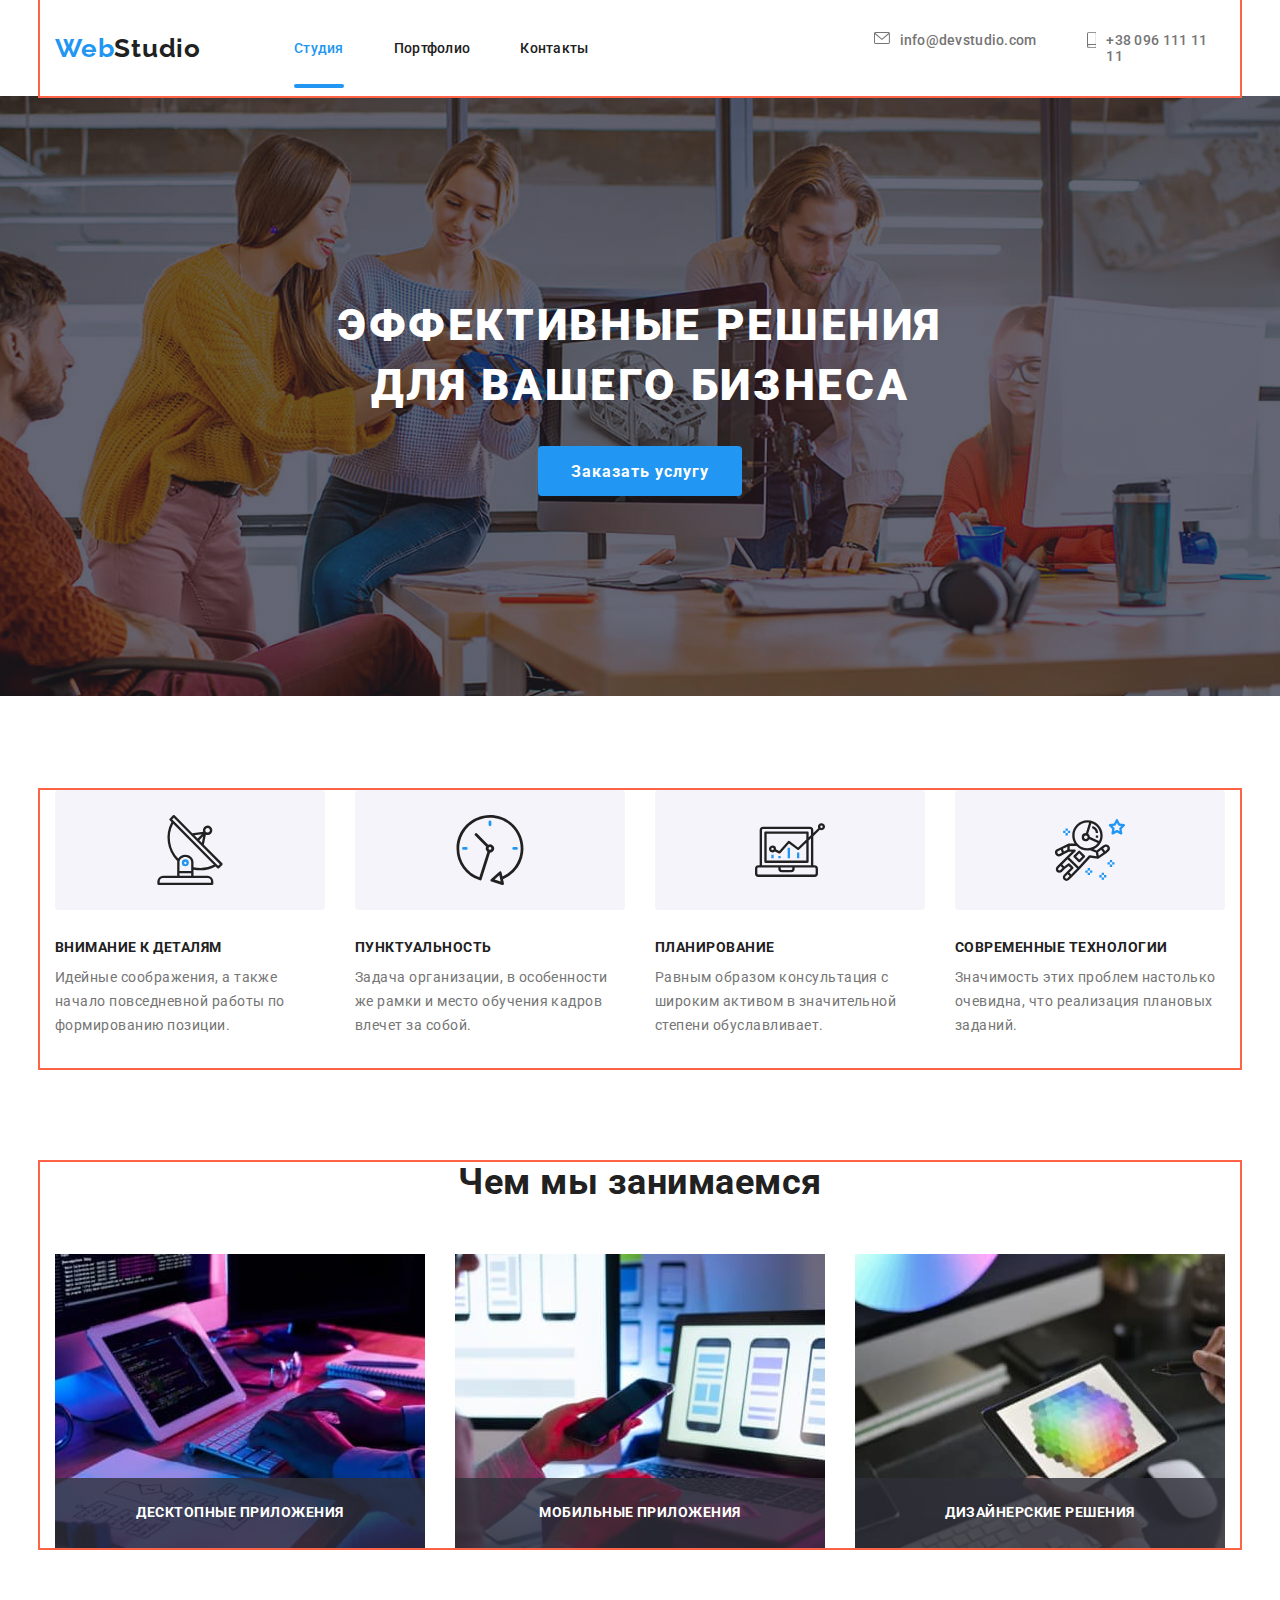
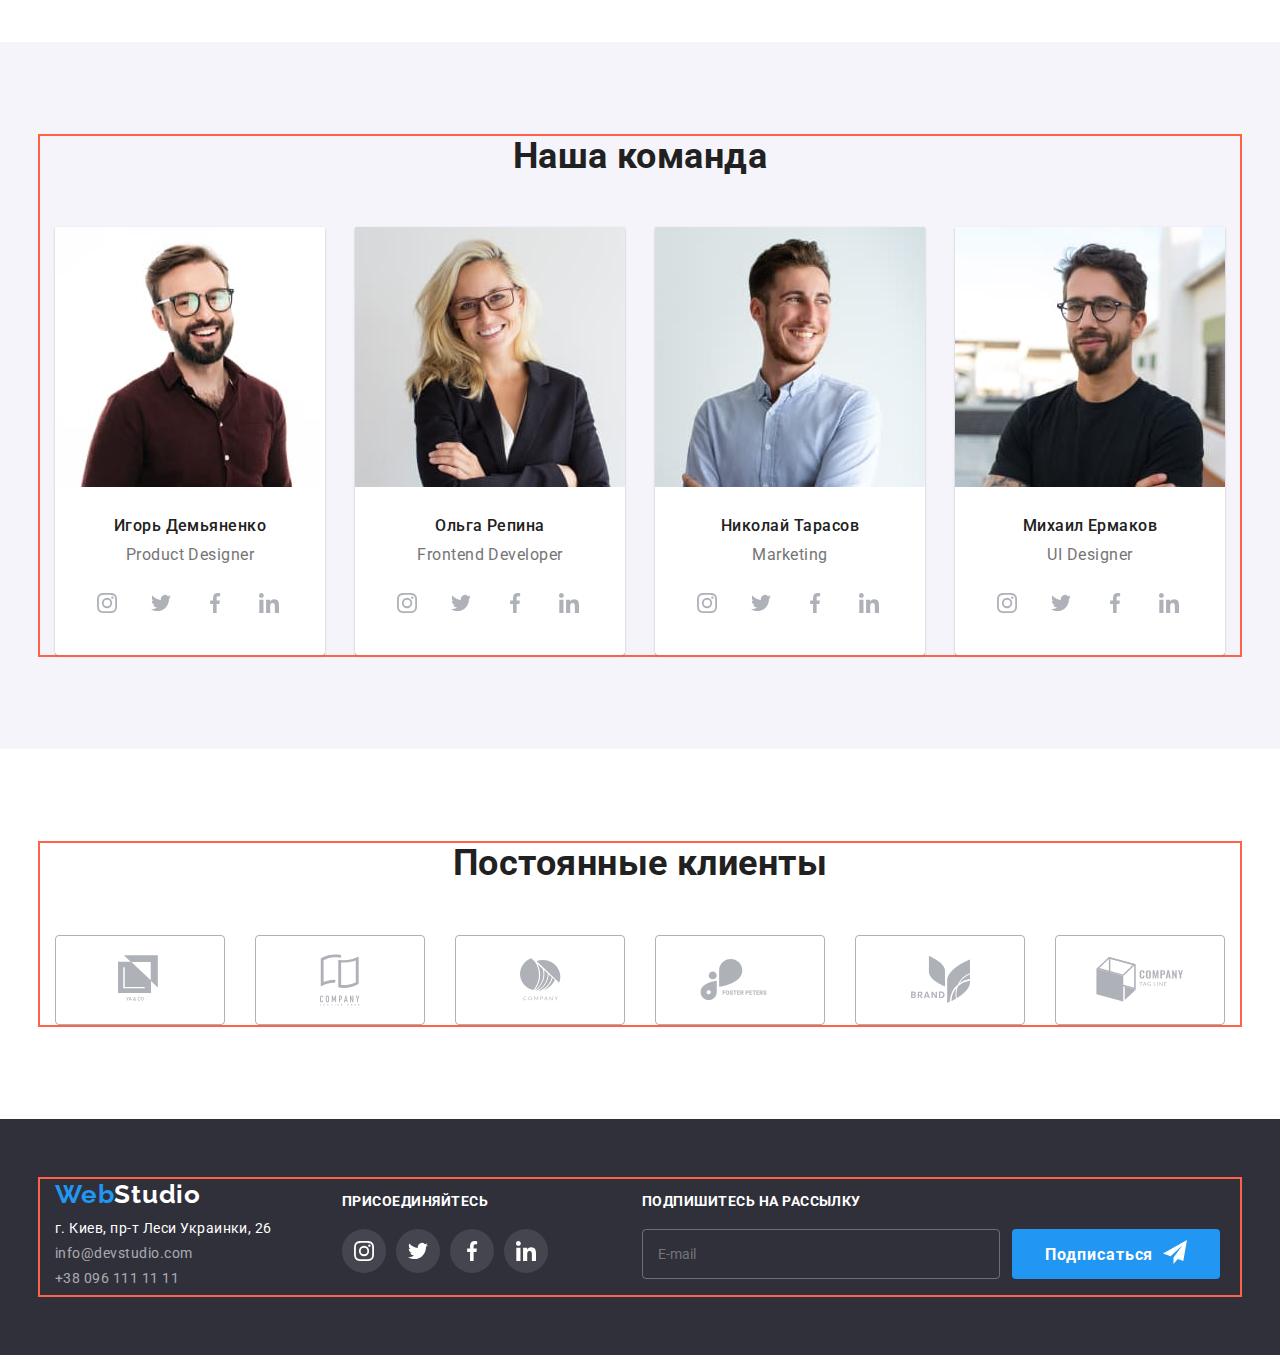
<file: index.html>
<!DOCTYPE html>
<html lang="ru">

<head>
  <meta charset="UTF-8" />
  <meta name="viewport" content="width=device-width, initial-scale=1.0" />
  <title>Студия</title>
  <link href="https://fonts.googleapis.com/css2?family=Raleway:wght@700&family=Roboto:wght@400;500;700;900&display=swap"
    rel="stylesheet" />
  <link rel="stylesheet"
    href="https://cdnjs.cloudflare.com/ajax/libs/modern-normalize/1.0.0/modern-normalize.min.css" />
  <link rel="stylesheet" href="./css/main.min.css"/>
</head>

<body>

  <!--HEDER-->
  <header class="page-heder">
    <section class="conteiner">
      <div class="nav">
        <a class="logo" href="./index.html" aria-label="логотип веб студии">Web<span
            class="logo-header">Studio</span></a>
        <button type="button" class="menu-button"
        aria-expanded="false" aria-controls="menu-conteiner" data-menu-button>
          <svg 
          width="40" 
          height="40" 
          aria-label="Переключатель мобильного меню">
            <use class="icon-menu" href="./images/sprite.svg#menu"> </use>
            <use class="icon-cross" href="./images/sprite.svg#close-button"> </use>
          </svg>
        </button>
        
        <div class="menu-conteiner" ia="menu-conteiner" data-menu>
          <nav>
            <ul class="site-nav">
              <li class="item-nav"><a href="./index.html" class="link current">Студия</a></li>
              <li class="item-nav"><a href="./portfolio.html" class="link">Портфолио</a></li>
              <li class="item-nav"><a href="" class="link">Контакты</a></li>
            </ul>
          </nav>
          <ul class="contacts-nav">
            <li class="item-nav"><a href="mailto:info@devstudio.com" class="contacts">
                <svg class="address-svg" width="16" height="12">
                  <use href="./images/sprite.svg#envelope"></use>
                </svg> info@devstudio.com</a></li>
            <li class="item-nav"><a href="tel:+380961111111" class="contacts">
                <svg class="address-svg" width="10" height="16">
                  <use href="./images/sprite.svg#smartphone"></use>
                </svg>+38 096 111 11 11</a></li>
          </ul>
        </div>

      </div>
    </section>
  </header>

  <main>
    <!--HERO-->
    <section class="hero">
      <h1 class="hero-title">
        Эффективные решения <br />
        для вашего бизнеса
      </h1>
      <button title="button" class="button primary" data-modal-open>Заказать услугу</button>
    </section>

    <!--ADVANTAGES-->
    <section class="section">
      <div class="conteiner">
        <h2 class="section-title hidden">Преимущества Ваб-Студии</h2>
        <ul class="features">
          <li class="item icon-antenna">
            <h3 class="title">Внимание к деталям</h3>
            <p class="text">
              Идейные соображения, а также начало повседневной работы по
              формированию позиции.
            </p>
          </li>
          <li class="item icon-clock">
            <h3 class="title">Пунктуальность</h3>
            <p class="text">
              Задача организации, в особенности же рамки и место обучения кадров
              влечет за собой.
            </p>
          </li>
          <li class="item icon-diagram">
            <h3 class="title">Планирование</h3>
            <p class="text">
              Равным образом консультация с широким активом в значительной
              степени обуславливает.
            </p>
          </li>
          <li class="item icon-astronaut">
            <h3 class="title">Современные технологии</h3>
            <p class="text">
              Значимость этих проблем настолько очевидна, что реализация
              плановых заданий.
            </p>
          </li>
        </ul>
      </div>
    </section>

    <!--SERVICES-->
    <section class="section services-section box">
      <div class="conteiner">
        <h2 class="section-title">Чем мы занимаемся</h2>
        <ul class="services">
          <li class="item">
            <picture>
              <source srcset="./images/services/img1.jpg 1x, ./images/services/img1@2x.jpg 2x"
                media="(min-width: 1200px)">            
              <img src="./images/services/img1.jpg" alt="ноутбук сдизайном сайта на экране"/> 
            </picture>
            <div class="services-overlay">
              <p class="title">Десктопные приложения</p>
            </div>
          </li>
          <li class="item">
            <picture>
              <source srcset="./images/services/img2.jpg 1x, ./images/services/img2@2x.jpg 2x"
                media="(min-width: 1200px)">            
              <img src="./images/services/img2.jpg" alt="дизайн для мобильный телефонов"/> 
            </picture>
            <div class="services-overlay">
              <p class="title">Мобильные приложения</p>
            </div>
          </li>
          <li class="item">
            <picture>
              <source srcset="./images/services/img3.jpg 1x, ./images/services/img3@2x.jpg 2x"
                media="(min-width: 1200px)">            
              <img src="./images/services/img3.jpg" alt="монитор компьютера"/> 
            </picture>
            <div class="services-overlay">
              <p class="title">Дизайнерские решения</p>
            </div>
          </li>
        </ul>
      </div>
    </section>

    <!--TEAM-->
    <section class="section box team-bg">
      <div class="conteiner">
        <h2 class="section-title">Наша команда</h2>
        <ul class="team">
          <li class="item">
            <picture>
              <source srcset="./images/team/desktop-img1.jpg 1x, ./images/team/desktop-img1@2x.jpg 2x"
                media="(min-width: 1200px)">
              <source srcset="./images/team/Tablet-img1.jpg 1x, ./images/team/Tablet-img1@2x.jpg 2x"
                media="(min-width:768px)">
              <source srcset="./images/team/Mobile-img1.jpg 1x, ./images/team/Mobile-img1@2x.jpg 2x"
                media="(min-width:320px)">                

              <img src="./images/team/Mobile-img1.jpg" alt="фото Игоря Демьяненко"/>
          </picture>
            <div class="team-cart">
              <h3 class="title">Игорь Демьяненко</h3>
              <p lang="en" class="profession">Product Designer</p>
              <ul class="social-team-list">
                <li><a class="social-link" href=""> <svg>
                      <use href="./images/sprite.svg#instagram"></use>
                    </svg></a></li>
                <li><a class="social-link" href=""> <svg>
                      <use href="./images/sprite.svg#twitter"></use>
                    </svg></a></li>
                <li><a class="social-link" href=""> <svg>
                      <use href="./images/sprite.svg#facebook"></use>
                    </svg></a></li>
                <li><a class="social-link" href=""> <svg>
                      <use href="./images/sprite.svg#linkedin"></use>
                    </svg></a></li>
              </ul>
            </div>
          </li>
          <li class="item">
            <picture>
              <source srcset="./images/team/desktop-img2.jpg 1x, ./images/team/desktop-img2@2x.jpg 2x"
                media="(min-width: 1200px)">
              <source srcset="./images/team/Tablet-img2.jpg 1x, ./images/team/Tablet-img2@2x.jpg 2x"
                media="(min-width:768px)">
              <source srcset="./images/team/Mobile-img2.jpg 1x, ./images/team/Mobile-img2@2x.jpg 2x"
                media="(min-width:320px)">                

              <img src="./images/team/Mobile-img2.jpg" alt="фото Ольги Репиной"/>
          </picture>
            <div class="team-cart">
              <h3 class="title">Ольга Репина</h3>
              <p lang="en" class="profession">Frontend Developer</p>
              <ul class="social-team-list">
                <li><a class="social-link" href=""> <svg>
                      <use href="./images/sprite.svg#instagram"></use>
                    </svg></a></li>
                <li><a class="social-link" href=""> <svg>
                      <use href="./images/sprite.svg#twitter"></use>
                    </svg></a></li>
                <li><a class="social-link" href=""> <svg>
                      <use href="./images/sprite.svg#facebook"></use>
                    </svg></a></li>
                <li><a class="social-link" href=""> <svg>
                      <use href="./images/sprite.svg#linkedin"></use>
                    </svg></a></li>
              </ul>
            </div>
          </li>
          <li class="item">
            <picture>
              <source srcset="./images/team/desktop-img3.jpg 1x, ./images/team/desktop-img3@2x.jpg 2x"
                media="(min-width: 1200px)">
              <source srcset="./images/team/Tablet-img3.jpg 1x, ./images/team/Tablet-img3@2x.jpg 2x"
                media="(min-width:768px)">
              <source srcset="./images/team/Mobile-img3.jpg 1x, ./images/team/Mobile-img3@2x.jpg 2x"
                media="(min-width:320px)">                

              <img src="./images/team/Mobile-img3.jpg" alt="фото Николая Тарасова"/>
          </picture>
            <div class="team-cart">
              <h3 class="title">Николай Тарасов</h3>
              <p lang="en" class="profession">Marketing</p>
              <ul class="social-team-list">
                <li><a class="social-link" href=""> <svg>
                      <use href="./images/sprite.svg#instagram"></use>
                    </svg></a></li>
                <li><a class="social-link" href=""> <svg>
                      <use href="./images/sprite.svg#twitter"></use>
                    </svg></a></li>
                <li><a class="social-link" href=""> <svg>
                      <use href="./images/sprite.svg#facebook"></use>
                    </svg></a></li>
                <li><a class="social-link" href=""> <svg>
                      <use href="./images/sprite.svg#linkedin"></use>
                    </svg></a></li>
              </ul>
            </div>
          </li>
          <li class="item">
            <picture>
              <source srcset="./images/team/desktop-img4.jpg 1x, ./images/team/desktop-img4@2x.jpg 2x"
                media="(min-width: 1200px)">
              <source srcset="./images/team/Tablet-img4.jpg 1x, ./images/team/Tablet-img4@2x.jpg 2x"
                media="(min-width:768px)">
              <source srcset="./images/team/Mobile-img4.jpg 1x, ./images/team/Mobile-img4@2x.jpg 2x"
                media="(min-width:320px)">                

              <img src="./images/team/Mobile-img4.jpg" alt="фото Михаила Ермакова"/>
          </picture>
            <div class="team-cart">
              <h3 class="title">Михаил Ермаков</h3>
              <p lang="en" class="profession">UI Designer</p>
              <ul class="social-team-list">
                <li><a class="social-link" href=""> <svg>
                      <use href="./images/sprite.svg#instagram"></use>
                    </svg></a></li>
                <li><a class="social-link" href=""> <svg>
                      <use href="./images/sprite.svg#twitter"></use>
                    </svg></a></li>
                <li><a class="social-link" href=""> <svg>
                      <use href="./images/sprite.svg#facebook"></use>
                    </svg></a></li>
                <li><a class="social-link" href=""> <svg>
                      <use href="./images/sprite.svg#linkedin"></use>
                    </svg></a></li>
              </ul>
            </div>
          </li>
        </ul>
      </div>

    </section>

    <!--CLIENTS-->
    <section class="section box">
      <div class="conteiner">
        <h2 class="section-title">Постоянные клиенты</h2>
        <ul class="clients-list">
          <li class="item"><a class="client" href=""><svg width="44" height="49">
                <use href="./images/sprite.svg#logo1"></use>
              </svg></a></li>
          <li class="item"><a class="client" href=""><svg width="40" height="52">
                <use href="./images/sprite.svg#logo2"></use>
              </svg> </a></li>
          <li class="item"><a class="client" href=""><svg width="41" height="43">
                <use href="./images/sprite.svg#logo3"></use>
              </svg> </a></li>
          <li class="item"><a class="client" href=""><svg width="80" height="42">
                <use href="./images/sprite.svg#logo4"></use>
              </svg> </a></li>
          <li class="item"><a class="client" href=""><svg width="59" height="47">
                <use href="./images/sprite.svg#logo5"></use>
              </svg> </a></li>
          <li class="item"><a class="client" href=""><svg width="88" height="45">
                <use href="./images/sprite.svg#logo6"></use>
              </svg> </a></li>
        </ul>
      </div>
    </section>

  </main>

  <!--FOOTER-->
  <footer class="footer">
    <div class="conteiner">
      <div class="footer-list-contacts">
        <a class="logo" href="./index.html" aria-label="логотип веб студии">Web<span
            class="logo-footer">Studio</span></a>
        <ul>
          <li>
            <a href="https://goo.gl/maps/fzWqz3PfubK45CeYA" target="_blank" class="address-office">г. Киев, пр-т Леси
              Украинки, 26</a>
          </li>
          <li>
            <a href="mailto:info@devstudio.com" class="contacts-footer">info@devstudio.com</a>
          </li>
          <li>
            <a href="tel:+380961111111" class="contacts-footer">+38 096 111 11 11</a>
          </li>
        </ul>
      </div>
      <div class="social-list">
        <h3 class="title social">Присоединяйтесь</h3>
        <ul class="social-list-link">
          <li><a class="social-link" href=""><svg>
                <use href="./images/sprite.svg#instagram"></use>
              </svg></a></li>
          <li><a class="social-link" href=""><svg>
                <use href="./images/sprite.svg#twitter"></use>
              </svg></a></li>
          <li><a class="social-link" href=""><svg>
                <use href="./images/sprite.svg#facebook"></use>
              </svg></a></li>
          <li><a class="social-link" href=""><svg>
                <use href="./images/sprite.svg#linkedin"></use>
              </svg></a></li>
        </ul>
      </div>
      <div class="mailing-form">
        <h3 class="title social">Подпишитесь на рассылку</h3>
        <form class="mailing-form-list">
          <input type="email" name="mail" placeholder="E-mail" required>
          <button type="submit" class="button primary">Подписаться <svg>
            <use href="./images/sprite.svg#send"></use>
          </svg></button>
        </form>
      </div>
    </div>
  </footer>

  <!-- MODAL -->
  <div class="blakdrop is-hidden" data-modal>
    <div class="modal">
      <button class="botton-close" data-modal-close> &#10006;</button>
      <form action="" class="form" autocomplete="off">
        <h2 class="modal-title">Оставьте свои данные, мы вам перезвоним</h2>
        <div class="form-list">

          <label for="name">Имя</label>
            <div class="form-item">
              <input type="text" name="user-name" id="name" required>
              <svg>
                <use href="./images/sprite.svg#user-name"></use>
              </svg>
            </div>

          <label for="telephone">Телефон</label>
            <div class="form-item">
              <input type="tel" name="telephone" id="telephone" required> 
              <svg>
                <use href="./images/sprite.svg#tel"></use>
              </svg>
             </div>
          
            <label for="mail">Почта</label>
              <div class="form-item"> 
                <input type="email" name="mail" id="mail" required>
                <svg>
                  <use href="./images/sprite.svg#email"></use>
                </svg>
              </div>
          
            <label for="comment">Комментарий</label>
              <div class="form-item"> 
                <textarea name="comment" id="comment" placeholder="Введите текст"></textarea>
              </div>
          
        </div>        
        
                  
        <label class="user-conditions">
         <input class="checkbox" type="checkbox" name="user-conditions">
         <span class="icon"> </span> 
          Соглашаюсь с рассылкой и принимаю <a href=""> Условия договора</a>
        </label>
        

        <button type="submit" class="button primary">Отправить</button>

       </form>
    </div>
  </div>

  <script src="./js/menu.js"></script>
  <script src="./js/modal.js"></script>
</body>

</html>
</file>
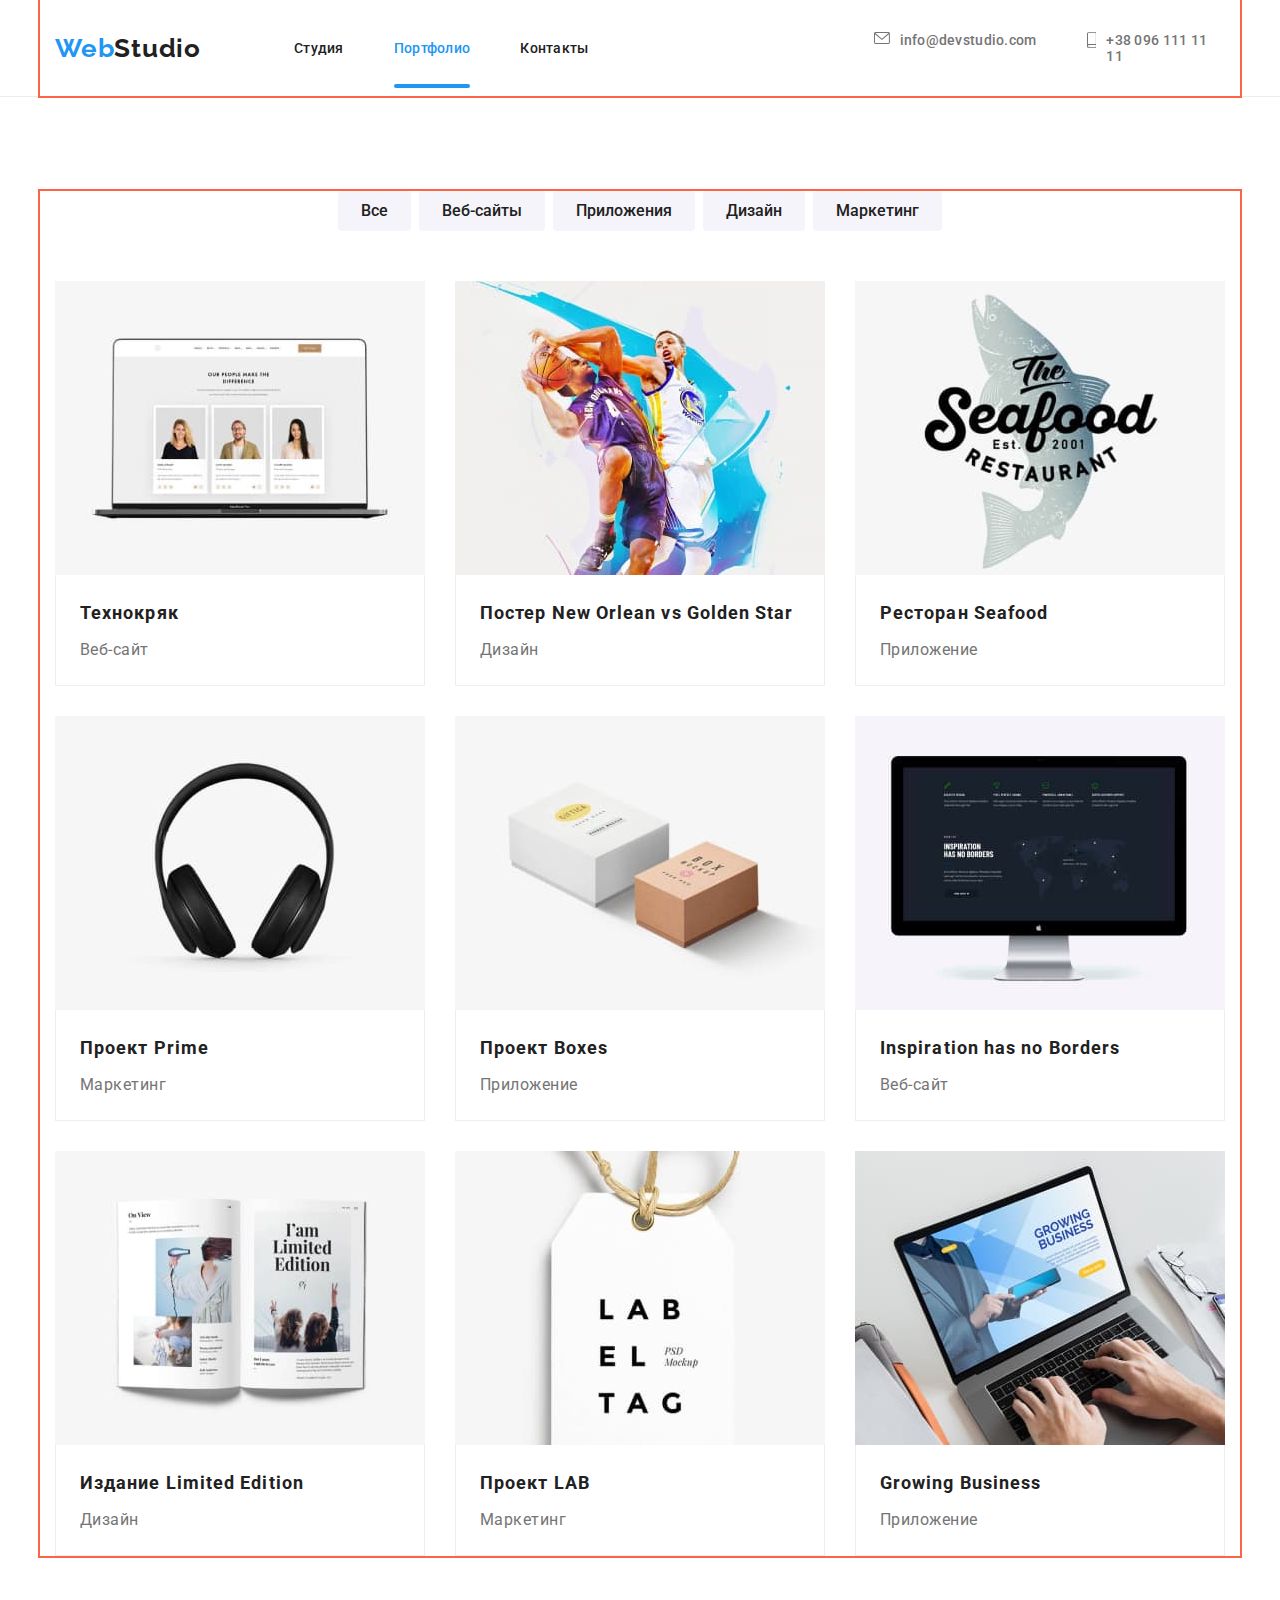
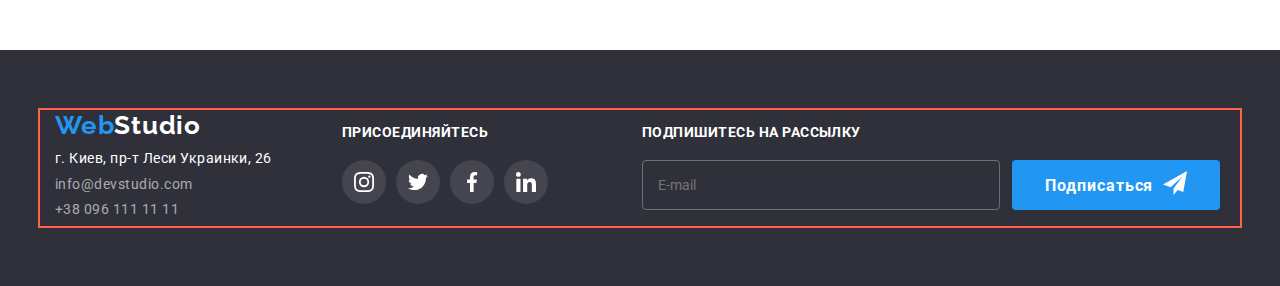
<file: portfolio.html>
<!DOCTYPE html>
<html lang="ru">

<head>
  <meta charset="UTF-8" />
  <meta name="viewport" content="width=device-width, initial-scale=1.0" />
  <title>Студия</title>
  <link href="https://fonts.googleapis.com/css2?family=Raleway:wght@700&family=Roboto:wght@400;500;700;900&display=swap"
    rel="stylesheet">
  <link rel="stylesheet" href="https://cdnjs.cloudflare.com/ajax/libs/modern-normalize/1.0.0/modern-normalize.min.css">
  <link rel="stylesheet" href="./css/portfolio.min.css">
</head>

<body>
  <!--HEDER-->
  <header class="page-heder portfolio">
    <section class="conteiner">
      <div class="nav">
        <a class="logo" href="./index.html" aria-label="логотип веб студии">Web<span
            class="logo-header">Studio</span></a>
        <button type="button" class="menu-button"
        aria-expanded="false" aria-controls="menu-conteiner" data-menu-button>
          <svg 
          width="40" 
          height="40" 
          aria-label="Переключатель мобильного меню">
            <use class="icon-menu" href="./images/sprite.svg#menu"> </use>
            <use class="icon-cross" href="./images/sprite.svg#close-button"> </use>
          </svg>
        </button>
        
        <div class="menu-conteiner" ia="menu-conteiner" data-menu>
          <nav>
            <ul class="site-nav">
              <li class="item-nav"><a href="./index.html" class="link ">Студия</a></li>
              <li class="item-nav"><a href="./portfolio.html" class="link current">Портфолио</a></li>
              <li class="item-nav"><a href="" class="link">Контакты</a></li>
            </ul>
          </nav>
          <ul class="contacts-nav">
            <li class="item-nav"><a href="mailto:info@devstudio.com" class="contacts">
                <svg class="address-svg" width="16" height="12">
                  <use href="./images/sprite.svg#envelope"></use>
                </svg> info@devstudio.com</a></li>
            <li class="item-nav"><a href="tel:+380961111111" class="contacts">
                <svg class="address-svg" width="10" height="16">
                  <use href="./images/sprite.svg#smartphone"></use>
                </svg>+38 096 111 11 11</a></li>
          </ul>
        </div>

      </div>
    </section>
  </header>

  <!-- MAIN -->
  <main>

    <section class="section box">
      <div class="conteiner">
        <h1 class="hidden">Наши работы</h1>
        <!-- RADIO BUTTONS -->
        <ul class="portfolio-nav">
          <li class="item">
            <button title="button" class="button secondary">Все</button>
          </li>
          <li class="item">
            <button title="button" class="button secondary">Веб-сайты</button>
          </li>
          <li class="item">
            <button title="button" class="button secondary">Приложения</button>
          </li>
          <li class="item">
            <button title="button" class="button secondary">Дизайн</button>
          </li>
          <li class="item">
            <button title="button" class="button secondary">Маркетинг</button>
          </li>
        </ul>

        <!-- GALLERY OF WORKS -->
        <ul class="works">
          <li class="item">
            <div class="works-foto">
              <a class="works-item-link" href="">
                <picture>
                  <source srcset="./images/portfolio/desktop-img.jpg 1x, ./images/portfolio/desktop-img@2x.jpg 2x"
                    media="(min-width: 1200px)">
                  <source srcset="./images/portfolio/tablet-img.jpg 1x, ./images/portfolio/tablet-img@2x.jpg 2x"
                    media="(min-width:768px)">
                  <source srcset="./images/portfolio/mobile-img.jpg 1x, ./images/portfolio/mobile-img@2x.jpg 2x"
                    media="(min-width:320px)">                
    
                  <img class="cart-image" src="./images/portfolio/mobile-img.jpg" alt="ноутбук с открытым сайтом на экране"/>
                </picture>
                <div class="works-overlay">
                  <p class="overlay-text">Технокряк это современная площадка распространения коронавируса. Компании
                    используют
                    эту платформу для цифрового шпионажа и атак на защищённые сервера конкурентов.</p>
                </div>
              </a>
            </div>
            <div class="cart-content">
              <h2 class="title">Технокряк</h2>
              <p class="text">Веб-сайт</p>
            </div>

          </li>

          <li class="item">
            <div class="works-foto">
              <a class="works-item-link" href="">
                <picture>
                  <source srcset="./images/portfolio/desktop-img2.jpg 1x, ./images/portfolio/desktop-img2@2x.jpg 2x"
                    media="(min-width: 1200px)">
                  <source srcset="./images/portfolio/tablet-img2.jpg 1x, ./images/portfolio/tablet-img2@2x.jpg 2x"
                    media="(min-width:768px)">
                  <source srcset="./images/portfolio/mobile-img2.jpg 1x, ./images/portfolio/mobile-img2@2x.jpg 2x"
                    media="(min-width:320px)">                
    
                  <img class="cart-image" src="./images/portfolio/mobile-img2.jpg" alt="два баскетболиста соревнуються за мяч"/>
                </picture>
                <div class="works-overlay">
                  <p class="overlay-text">Технокряк это современная площадка распространения коронавируса. Компании
                    используют
                    эту платформу для цифрового шпионажа и атак на защищённые сервера конкурентов.</p>
                </div>
              </a>
            </div>
            <div class="cart-content">
              <h2 class="title">Постер <span lang="en">New Orlean vs Golden Star</span></h2>
              <p class="text">Дизайн</p>

            </div>
          </li>

          <li class="item">
            <div class="works-foto">
              <a class="works-item-link" href="">
                <picture>
                  <source srcset="./images/portfolio/desktop-img3.jpg 1x, ./images/portfolio/desktop-img3@2x.jpg 2x"
                    media="(min-width: 1200px)">
                  <source srcset="./images/portfolio/tablet-img3.jpg 1x, ./images/portfolio/tablet-img3@2x.jpg 2x"
                    media="(min-width:768px)">
                  <source srcset="./images/portfolio/mobile-img3.jpg 1x, ./images/portfolio/mobile-img3@2x.jpg 2x"
                    media="(min-width:320px)">                
    
                  <img class="cart-image" src="./images/portfolio/mobile-img3.jpg" alt="логотип ресторана Seafood"/>
                </picture>
                <div class="works-overlay">
                  <p class="overlay-text">Технокряк это современная площадка распространения коронавируса. Компании
                    используют
                    эту платформу для цифрового шпионажа и атак на защищённые сервера конкурентов.</p>
                </div>
              </a>
            </div>
            <div class="cart-content">
              <h2 class="title">Ресторан <span lang="en">Seafood</span></h2>
              <p class="text">Приложение</p>
            </div>
          </li>

          <li class="item">
            <div class="works-foto">
              <a class="works-item-link" href="">
                <picture>
                  <source srcset="./images/portfolio/desktop-img4.jpg 1x, ./images/portfolio/desktop-img4@2x.jpg 2x"
                    media="(min-width: 1200px)">
                  <source srcset="./images/portfolio/tablet-img4.jpg 1x, ./images/portfolio/tablet-img4@2x.jpg 2x"
                    media="(min-width:768px)">
                  <source srcset="./images/portfolio/mobile-img4.jpg 1x, ./images/portfolio/mobile-img4@2x.jpg 2x"
                    media="(min-width:320px)">                
    
                  <img class="cart-image" src="./images/portfolio/mobile-img4.jpg" alt="черные наушники"/>
                </picture>
                <div class="works-overlay">
                  <p class="overlay-text">Технокряк это современная площадка распространения коронавируса. Компании
                    используют
                    эту платформу для цифрового шпионажа и атак на защищённые сервера конкурентов.</p>
                </div>
              </a>
            </div>
            <div class="cart-content">
              <h2 class="title">Проект <span lang="en">Prime</span></h2>
              <p class="text">Маркетинг</p>
            </div>
          </li>

          <li class="item">
            <div class="works-foto">
              <a class="works-item-link" href="">
                <picture>
                  <source srcset="./images/portfolio/desktop-img5.jpg 1x, ./images/portfolio/desktop-img5@2x.jpg 2x"
                    media="(min-width: 1200px)">
                  <source srcset="./images/portfolio/tablet-img5.jpg 1x, ./images/portfolio/tablet-img5@2x.jpg 2x"
                    media="(min-width:768px)">
                  <source srcset="./images/portfolio/mobile-img5.jpg 1x, ./images/portfolio/mobile-img5@2x.jpg 2x"
                    media="(min-width:320px)">                
    
                  <img class="cart-image" src="./images/portfolio/mobile-img5.jpg" alt="две коробки лежат рядом"/>
                </picture>
                <div class="works-overlay">
                  <p class="overlay-text">Технокряк это современная площадка распространения коронавируса. Компании
                    используют
                    эту платформу для цифрового шпионажа и атак на защищённые сервера конкурентов.</p>
                </div>
              </a>
            </div>
            <div class="cart-content">
              <h2 class="title">Проект <span lang="en">Boxes</span></h2>
              <p class="text">Приложение</p>
            </div>
          </li>

          <li class="item">
            <div class="works-foto">
              <a class="works-item-link" href="">
                <picture>
                  <source srcset="./images/portfolio/desktop-img6.jpg 1x, ./images/portfolio/desktop-img6@2x.jpg 2x"
                    media="(min-width: 1200px)">
                  <source srcset="./images/portfolio/tablet-img6.jpg 1x, ./images/portfolio/tablet-img6@2x.jpg 2x"
                    media="(min-width:768px)">
                  <source srcset="./images/portfolio/mobile-img6.jpg 1x, ./images/portfolio/mobile-img6@2x.jpg 2x"
                    media="(min-width:320px)">                
    
                  <img class="cart-image" src="./images/portfolio/mobile-img6.jpg" alt="монитор с диагнаммой на черном фоне"/>
                </picture>
                <div class="works-overlay">
                  <p class="overlay-text">Технокряк это современная площадка распространения коронавируса. Компании
                    используют
                    эту платформу для цифрового шпионажа и атак на защищённые сервера конкурентов.</p>
                </div>
              </a>
            </div>
            <div class="cart-content">
              <h2 lang="en" class="title">Inspiration has no Borders</h2>
              <p class="text">Веб-сайт</p>
            </div>
          </li>

          <li class="item">
            <div class="works-foto">
              <a class="works-item-link" href="">
                <picture>
                  <source srcset="./images/portfolio/desktop-img7.jpg 1x, ./images/portfolio/desktop-img7@2x.jpg 2x"
                    media="(min-width: 1200px)">
                  <source srcset="./images/portfolio/tablet-img7.jpg 1x, ./images/portfolio/tablet-img7@2x.jpg 2x"
                    media="(min-width:768px)">
                  <source srcset="./images/portfolio/mobile-img7.jpg 1x, ./images/portfolio/mobile-img7@2x.jpg 2x"
                    media="(min-width:320px)">                
    
                  <img class="cart-image" src="./images/portfolio/mobile-img7.jpg" alt="открытый журнал"/>
                </picture>
                <div class="works-overlay">
                  <p class="overlay-text">Технокряк это современная площадка распространения коронавируса. Компании
                    используют
                    эту платформу для цифрового шпионажа и атак на защищённые сервера конкурентов.</p>
                </div>
              </a>
            </div>
            <div class="cart-content">
              <h2 class="title">Издание <span lang="en">Limited Edition</span></h2>
              <p class="text">Дизайн</p>
            </div>
          </li>

          <li class="item">
            <div class="works-foto">
              <a class="works-item-link" href="">
                <picture>
                  <source srcset="./images/portfolio/desktop-img8.jpg 1x, ./images/portfolio/desktop-img8@2x.jpg 2x"
                    media="(min-width: 1200px)">
                  <source srcset="./images/portfolio/tablet-img8.jpg 1x, ./images/portfolio/tablet-img8@2x.jpg 2x"
                    media="(min-width:768px)">
                  <source srcset="./images/portfolio/mobile-img8.jpg 1x, ./images/portfolio/mobile-img8@2x.jpg 2x"
                    media="(min-width:320px)">                
    
                  <img class="cart-image" src="./images/portfolio/mobile-img8.jpg" alt="ярлык с расшифровкой LAB"/>
                </picture>
                <div class="works-overlay">
                  <p class="overlay-text">Технокряк это современная площадка распространения коронавируса. Компании
                    используют
                    эту платформу для цифрового шпионажа и атак на защищённые сервера конкурентов.</p>
                </div>
              </a>
            </div>
            <div class="cart-content">
              <h2 class="title">Проект <span lang="en">LAB</span></h2>
              <p class="text">Маркетинг</p>
            </div>
          </li>

          <li class="item">
            <div class="works-foto">
              <a class="works-item-link" href="">
                <picture>
                  <source srcset="./images/portfolio/desktop-img9.jpg 1x, ./images/portfolio/desktop-img9@2x.jpg 2x"
                    media="(min-width: 1200px)">
                  <source srcset="./images/portfolio/tablet-img9.jpg 1x, ./images/portfolio/tablet-img9@2x.jpg 2x"
                    media="(min-width:768px)">
                  <source srcset="./images/portfolio/mobile-img9.jpg 1x, ./images/portfolio/mobile-img9@2x.jpg 2x"
                    media="(min-width:320px)">                
    
                  <img class="cart-image" src="./images/portfolio/mobile-img9.jpg" alt="руки печатают на ноутбуке"/>
                </picture>
                <div class="works-overlay">
                  <p class="overlay-text">Технокряк это современная площадка распространения коронавируса. Компании
                    используют
                    эту платформу для цифрового шпионажа и атак на защищённые сервера конкурентов.</p>
                </div>
              </a>
            </div>
            <div class="cart-content">
              <h2 lang="en" class="title">Growing Business</h2>
              <p class="text">Приложение</p>
            </div>
          </li>
        </ul>
      </div>
    </section>

  </main>

  <!-- FOOTER -->

  <footer class="footer">
    <div class="conteiner">
      <div class="footer-list-contacts">
        <a class="logo" href="./index.html" aria-label="логотип веб студии">Web<span
            class="logo-footer">Studio</span></a>
        <ul>
          <li>
            <a href="https://goo.gl/maps/fzWqz3PfubK45CeYA" target="_blank" class="address-office">г. Киев, пр-т Леси
              Украинки, 26</a>
          </li>
          <li>
            <a href="mailto:info@devstudio.com" class="contacts-footer">info@devstudio.com</a>
          </li>
          <li>
            <a href="tel:+380961111111" class="contacts-footer">+38 096 111 11 11</a>
          </li>
        </ul>
      </div>
      <div class="social-list">
        <h3 class="title social">Присоединяйтесь</h3>
        <ul class="social-list-link">
          <li><a class="social-link" href=""><svg>
                <use href="./images/sprite.svg#instagram"></use>
              </svg></a></li>
          <li><a class="social-link" href=""><svg>
                <use href="./images/sprite.svg#twitter"></use>
              </svg></a></li>
          <li><a class="social-link" href=""><svg>
                <use href="./images/sprite.svg#facebook"></use>
              </svg></a></li>
          <li><a class="social-link" href=""><svg>
                <use href="./images/sprite.svg#linkedin"></use>
              </svg></a></li>
        </ul>
      </div>
      <div class="mailing-form">
        <h3 class="title social">Подпишитесь на рассылку</h3>
        <form class="mailing-form-list">
          <input type="email" name="mail" placeholder="E-mail" required>
          <button type="submit" class="button primary">Подписаться <svg>
            <use href="./images/sprite.svg#send"></use>
          </svg></button>
        </form>
      </div>
    </div>
  </footer>

  <script src="./js/menu.js"></script>
</body>

</html>
</file>
<file: css/main.min.css>
body{background-color:#fff;color:#757575;font-family:"Roboto", sans-serif;font-style:normal;letter-spacing:0.03em}ul{list-style:none;padding:0px;margin:0px}.hidden{display:none}img{display:block}.visually-hidden{position:absolute !important;clip:rect(1px 1px 1px 1px);clip:rect(1px, 1px, 1px, 1px);padding:0 !important;border:0 !important;height:1px !important;width:1px !important;overflow:hidden}.conteiner{padding:0px 15px;margin:0 auto;outline:2px solid tomato}@media screen and (min-width: 480px){.conteiner{width:480px}}@media screen and (min-width: 768px){.conteiner{width:768px}}@media screen and (min-width: 1200px){.conteiner{width:1200px}}.section{padding-top:60px}.section-title{margin-top:0px;margin-bottom:30px;color:#212121;font-weight:700;font-size:28px;line-height:1.17;text-align:center}.box{padding-bottom:60px}@media screen and (min-width: 1200px){.section{padding-top:94px}.section-title{margin-top:0px;margin-bottom:50px;font-size:36px;line-height:1.16}.box{padding-bottom:94px}}.button{display:inline-block;border-radius:4px;text-align:center;border:1px solid transparent;background-color:#f5f4fa;color:#212121;font-family:inherit}.button:focus{transform:scale(0.9)}.button.primary{padding:10px 32px;min-width:200px;height:50px;background-color:#2196f3;color:#fff;font-weight:700;font-size:16px;line-height:1.9;letter-spacing:0.06em}.button.secondary{padding:6px 22px;background-color:#f5f4fa;color:#212121;font-weight:500;font-size:16px;line-height:1.6;transition:background-color 250ms cubic-bezier(0.4, 0, 0.2, 1),color 250ms cubic-bezier(0.4, 0, 0.2, 1)}.button.secondary:hover,.button.secondary:focus{background-color:#2196f3;color:#fff}.menu-button{display:inline-flex;padding:0;margin:0;margin-left:auto;border:none;background-color:#fff}.menu-button .icon-cross{display:none}.menu-button.is-open .icon-cross{display:block}.menu-button.is-open .icon-menu{display:none}@media screen and (min-width: 768px){.menu-button{display:none}}.social-link{display:flex;align-items:center;justify-content:center;width:44px;height:44px;background-color:rgba(255,255,255,0.1);border-radius:50%;transition:background-color 250ms cubic-bezier(0.4, 0, 0.2, 1)}.team .social-link:hover,.team .social-link:focus{background-color:#2196f3}.team .social-link svg{width:20px;height:20px;fill:#AFB1B8;transition:fill 250ms cubic-bezier(0.4, 0, 0.2, 1)}.team .social-link:hover svg,.team .social-link:focus svg{fill:#fff}.blakdrop{position:fixed;left:0;top:0;width:100%;height:100%;background:rgba(0,0,0,0.2);overflow-y:scroll}.blakdrop.is-hidden{opacity:0;pointer-events:none}.modal{position:absolute;top:50%;left:50%;transform:translate(-50%, -50%);width:450px;min-height:609px;padding:40px;background-color:#fff;border-radius:4px;box-shadow:0px 1px 3px rgba(0,0,0,0.12),0px 1px 1px rgba(0,0,0,0.14),0px 2px 1px rgba(0,0,0,0.2)}@media screen and (min-width: 1200px){.modal{width:528px;min-height:581px}}.modal-title{margin:0;font-weight:700;font-size:20px;line-height:1.15;color:#212121}.botton-close{position:absolute;top:8px;right:8px;width:30px;height:30px;background:#fff;border:1px solid rgba(0,0,0,0.1);border-radius:50%;transition:color 250ms cubic-bezier(0.4, 0, 0.2, 1)}.botton-close:hover,.botton-close:focus{color:#2196f3}.form{font-size:12px;line-height:1.16;justify-content:center;text-align:center}@media screen and (min-width: 1200px){.form{font-size:14px;line-height:1.71}}.form-item{position:relative}.form-item svg{position:absolute;width:18px;height:18px;top:11px;left:12px;transition:fill 250ms cubic-bezier(0.4, 0, 0.2, 1)}.form-item input:focus+svg{fill:#2196f3}.form .button{width:200px;height:50px;margin-top:30px;box-shadow:0px 4px 4px rgba(0,0,0,0.15)}.form-list{display:flex;flex-direction:column;flex-wrap:wrap;margin-top:12px;margin-bottom:20px;text-align:left}.form-list input,.form-list textarea{display:block;width:370px;height:40px;padding:14px;padding-left:42px;border:1px solid rgba(33,33,33,0.2);border-radius:4px;transition:border 250ms cubic-bezier(0.4, 0, 0.2, 1)}@media screen and (min-width: 1200px){.form-list input,.form-list textarea{width:448px}}.form-list input:not(:last-child){margin-bottom:10px}.form-list textarea{resize:none;height:120px;padding:16px 12px}.form-list input:focus{border:1px solid #2196f3}.form-list textarea:focus{border:1px solid #2196f3}.user-conditions{display:flex;align-items:center}@media screen and (max-width: 1200px){.user-conditions{font-size:11px}}@media screen and (min-width: 1200px){.user-conditions{margin-left:14px}}.user-conditions .icon{display:inline-block;width:16px;height:15px;margin-right:7px;background-image:url(../images/modal/icon-vector.svg)}.user-conditions a{margin-left:2px;color:#2196f3;text-decoration:underline}.checkbox{position:absolute;width:1px;height:1px;margin:-1px;bottom:0;padding:0;clip:rect(0 0 0 0);overflow:hidden}.checkbox:checked+.icon{background-color:#2196f3;background-image:url(../images/modal/icon-check.svg);border-radius:2px;background-origin:border-box}.logo{color:#2196f3;text-decoration:none;font-family:"Raleway", sans-serif;font-weight:700;font-size:26px;line-height:1.19;letter-spacing:0.03em}.logo-header{color:#212121}.logo-footer{color:#fff}.portfolio{border-bottom:1px solid #ececec}.page-heder{position:relative}.page-heder .nav{display:flex;align-items:center}@media screen and (max-width: 767px){.menu-conteiner{display:none;z-index:100;padding:60px;box-shadow:0px 4px 8px rgba(0,0,0,0.04),0px 2px 4px rgba(0,0,0,0.08),0px 1px 3px rgba(0,0,0,0.16)}.menu-conteiner.is-open{position:absolute;top:100%;left:0;width:100%;display:block;background-color:#fff;text-align:center}}@media screen and (min-width: 768px){.menu-conteiner{display:flex;align-items:center;margin-left:88px}}@media screen and (min-width: 1200px){.menu-conteiner{margin-left:93px}}@media screen and (max-width: 767px){.site-nav{margin-bottom:60px}.site-nav .item-nav:not(:last-child){margin-bottom:40px}}@media screen and (min-width: 768px){.site-nav{display:flex}.site-nav .item-nav+.item-nav{margin-left:50px}}.site-nav .link{position:relative;color:#212121;text-decoration:none;font-weight:500;font-size:16px;line-height:1,17;letter-spacing:0.02em;transition:color 250ms cubic-bezier(0.4, 0, 0.2, 1)}@media screen and (min-width: 768px){.site-nav .link{display:block;padding-top:32px;padding-bottom:32px;font-size:14px;line-height:1, 14}}.site-nav .link:hover,.site-nav .link:focus{color:#2196f3}.site-nav .link.current{color:#2196f3}@media screen and (max-width: 767px){.site-nav .link.current{padding-bottom:8px}}.site-nav .link.current::after{content:'';display:inline-block;height:4px;width:100%;border-radius:2px;background-color:#2196f3;position:absolute;bottom:0px;left:0px}@media screen and (max-width: 767px){.contacts-nav .item-nav:not(:last-child){margin-bottom:16px}}@media screen and (min-width: 767px) and (max-width: 1199px){.contacts-nav{margin-left:47px}.contacts-nav .item-nav:not(:last-child){margin-bottom:10px}}@media screen and (min-width: 1200px){.contacts-nav{display:flex;margin-left:285px}.contacts-nav .item-nav+.item-nav{margin-left:50px}}.contacts{color:#757575;font-style:normal;text-decoration:none;font-weight:500;font-size:14px;line-height:1, 14;letter-spacing:0.02em;transition:color 250ms cubic-bezier(0.4, 0, 0.2, 1)}@media screen and (min-width: 1200px){.contacts{display:flex;padding-top:32px;padding-bottom:32px;justify-content:center}}.contacts:hover,.contacts:focus{color:#2196f3}.contacts:hover .address-svg,.contacts:focus .address-svg{fill:#2196f3}.contacts .address-svg{margin-right:10px;fill:#757575;transition:fill 250ms cubic-bezier(0.4, 0, 0.2, 1)}.hero{background-color:#2f303a;text-align:center;margin-left:auto;margin-right:auto;padding-top:118px;padding-bottom:198px;height:400px;background-size:cover;background-repeat:no-repeat;background-position:center}.hero-title{margin-top:0px;margin-bottom:30px;color:#fff;font-size:26px;line-height:1.62;font-weight:900;letter-spacing:0.06em;text-transform:uppercase}@media screen and (min-device-pixel-ratio: 2) and (max-width: 767px), screen and (min-resolution: 192dpi) and (max-width: 767px), screen and (min-resolution: 2dppx) and (max-width: 767px){.hero{background-image:linear-gradient(to right, rgba(47,48,58,0.4), rgba(47,48,58,0.4)),url(../images/header/Hero-Mobile@2x.jpg)}}@media screen and (min-width: 320px){.hero{max-width:480px;background-image:linear-gradient(to right, rgba(47,48,58,0.4), rgba(47,48,58,0.4)),url(../images/header/Hero-Mobile.jpg)}}@media screen and (min-width: 768px){.hero{max-width:768px;background-image:linear-gradient(to right, rgba(47,48,58,0.4), rgba(47,48,58,0.4)),url(../images/header/Hero-Tablet.jpg)}}@media screen and (min-device-pixel-ratio: 2) and (min-width: 768px) and (max-width: 1199px), screen and (min-resolution: 192dpi) and (min-width: 768px) and (max-width: 1199px), screen and (min-resolution: 2dppx) and (min-width: 768px) and (max-width: 1199px){.hero{background-image:linear-gradient(to right, rgba(47,48,58,0.4), rgba(47,48,58,0.4)),url(../images/header/Hero-Tablet@2x.jpg)}}@media screen and (min-width: 1200px){.hero{padding-top:200px;padding-bottom:200px;height:600px;max-width:1600px;background-image:linear-gradient(to right, rgba(47,48,58,0.4), rgba(47,48,58,0.4)),url(../images/header/Hero-Desktop.jpg)}.hero-title{font-size:44px;line-height:1.36}}@media screen and (min-device-pixel-ratio: 2) and (min-width: 1200px), screen and (min-resolution: 192dpi) and (min-width: 1200px), screen and (min-resolution: 2dppx) and (min-width: 1200px){.hero{background-image:linear-gradient(to right, rgba(47,48,58,0.4), rgba(47,48,58,0.4)),url(../images/header/Hero-Desktop@2x.jpg)}}.features .title{margin-top:0px;margin-bottom:10px;color:#212121;font-weight:700;font-size:14px;line-height:1.14;text-transform:uppercase}.features .text{margin-top:0px;margin-bottom:0px;font-size:14px;line-height:1.71}.features .item{width:450px}.features .item::before{display:block;content:'';height:120px;margin-bottom:30px;background-color:#f5f4fa;border-radius:4px;background-repeat:no-repeat;background-position:center;background-size:auto}.features .item.icon-antenna::before{background-image:url(../images/icon/antenna.svg)}.features .item.icon-clock::before{background-image:url(../images/icon/clock.svg)}.features .item.icon-diagram::before{background-image:url(../images/icon/diagram.svg)}.features .item.icon-astronaut::before{background-image:url(../images/icon/astronaut.svg)}@media screen and (min-width: 320px) and (max-width: 767px){.features .title{text-align:center}.features .item{margin-bottom:30px}}@media screen and (min-width: 768px){.features{display:flex;flex-wrap:wrap}.features .item{width:354px;margin-bottom:30px}}@media screen and (min-width: 768px) and (max-width: 1199px){.features .item:not(:nth-last-child(-n+2)){margin-bottom:30px}.features .item:nth-child(2n+1){margin-right:30px}}@media screen and (min-width: 1200px){.features{display:flex}.features .item{width:270px}.features .item:not(:last-child){margin-right:30px}}@media screen and (max-width: 1199px){.services-section{display:none}}@media screen and (min-width: 1200px){.services{display:flex}.services .title{color:#fff;font-weight:700;font-size:14px;line-height:1.14;text-transform:uppercase}.services .item{position:relative}.services .item:not(:last-child){margin-right:30px}.services-overlay{position:absolute;bottom:0;left:0;background:rgba(47,48,58,0.8);height:70px;width:100%;display:flex;align-items:center;justify-content:center}}.team-bg{background-color:#f5f4fa}.team .item{border-radius:0px 0px 4px 4px;box-shadow:0px 1px 3px rgba(0,0,0,0.12),0px 1px 1px rgba(0,0,0,0.14),0px 2px 1px rgba(0,0,0,0.2)}.team .title{margin-top:0px;margin-bottom:10px;color:#212121;font-weight:500;font-size:16px;line-height:1.18}.team-cart{text-align:center;padding:30px 0px;background-color:#fff;border-top:0px;border-radius:0px 0px 4px 4px}.social-team-list{display:flex;justify-content:space-between;width:206px;margin-top:16px}.profession{margin-top:0px;margin-bottom:0px;font-size:16px;line-height:1.18}@media screen and (min-width: 320px) and (max-width: 767px){.team .item{width:450px}.team .item.item:not(:last-child){margin-bottom:30px}.social-team-list{margin-left:122px}}@media screen and (min-width: 768px) and (max-width: 1199px){.team{display:flex;flex-wrap:wrap}.team-cart{width:354px}.team .item:not(:nth-last-child(-n+2)){margin-bottom:30px}.team .item:nth-child(2n+1){margin-right:30px}.team .social-team-list{margin-left:74px}}@media screen and (min-width: 768px){.team{display:flex}.team .item:nth-child(2n+1){margin-right:30px}}@media screen and (min-width: 1200px){.team .item:not(:last-child){margin-right:30px}.team-cart{width:270px}.social-team-list{margin-left:30px}}.clients-list{display:flex}.clients-list .client{display:flex;align-items:center;justify-content:center;width:170px;height:90px;border:1px solid #AFB1B8;border-radius:4px;transition:border 250ms cubic-bezier(0.4, 0, 0.2, 1)}.clients-list .client:hover,.clients-list .client:focus{border:1px solid #2196f3}.clients-list .client svg{fill:#AFB1B8;transition:fill 250ms cubic-bezier(0.4, 0, 0.2, 1)}.clients-list .client:hover svg,.clients-list .client:focus svg{fill:#2196f3}@media screen and (min-width: 320px) and (max-width: 767px){.clients-list{flex-wrap:wrap}.clients-list .client{width:210px;height:90px}.clients-list .item:not(:nth-last-child(-n+2)){margin-bottom:30px}.clients-list .item:nth-child(2n+1){margin-right:30px}}@media screen and (min-width: 768px) and (max-width: 1199px){.clients-list{flex-wrap:wrap}.clients-list .client{width:226px;height:90px}.clients-list .item{margin-right:30px;margin-bottom:30px}.clients-list .item:nth-child(3n){margin-right:0}.clients-list .item:nth-last-child(-n+3){margin-bottom:0}}@media screen and (min-width: 1200px){.clients-list .item:not(:last-child){margin-right:30px}}.footer{padding:60px 0px;background-color:#2f303a;font-size:14px;line-height:1, 7}@media screen and (min-width: 768px){.footer .conteiner{display:flex}}.footer .social-list svg{width:20px;height:20px;fill:#fff}.footer .social-link:hover,.footer .social-link:focus{background-color:#2196f3}.footer .social-list-link{display:flex;justify-content:space-between;margin-top:20px}.footer .social-list-link li:not(:last-child){margin-right:10px}.footer .logo{display:block;margin-bottom:20px}.footer .social-list-link li:not(:last-child){margin-right:10px}.title.social{margin-bottom:20px;font-weight:700;font-size:14px;line-height:1,14;text-transform:uppercase;color:#fff}.address-office{display:block;margin-bottom:9px;color:#fff;font-style:normal;text-decoration:none}.contacts-footer{display:block;margin-bottom:9px;color:rgba(255,255,255,0.6);font-style:normal;text-decoration:none}.mailing-form input{width:450px;height:50px;padding:15px;background-color:rgba(33,150,243,0);color:rgba(255,255,255,0.6);border:1px solid rgba(255,255,255,0.3);border-radius:4px}.mailing-form .button{display:flex;justify-content:center}.mailing-form svg{margin-left:10px;width:24px;height:24px}@media screen and (min-width: 320px) and (max-width: 767px){.footer .conteiner{text-align:center}.footer .social-list{margin:60px 0}.footer .social-list-link{width:208px;margin:0 auto}.mailing-form input{margin-bottom:20px}.mailing-form .button{margin:0 auto}}@media screen and (min-width: 768px) and (max-width: 1199px){.footer .conteiner{display:flex;flex-wrap:wrap;text-align:center}.footer-list-contacts{margin-left:76px}.footer .social-list{margin-left:165px}.mailing-form{margin:0 auto;margin-top:60px}input{margin-bottom:20px}.button{margin:0 auto}}@media screen and (min-width: 1200px){.footer .conteiner{align-items:flex-start}.footer .logo{margin-bottom:10px}.footer .social-list{margin-left:70px;margin-right:94px}.mailing-form-list{display:flex}.mailing-form input{width:358px;margin-right:12px}}
/*# sourceMappingURL=main.min.css.map */
</file>
<file: css/portfolio.min.css>
body{background-color:#fff;color:#757575;font-family:"Roboto", sans-serif;font-style:normal;letter-spacing:0.03em}ul{list-style:none;padding:0px;margin:0px}.hidden{display:none}img{display:block}.visually-hidden{position:absolute !important;clip:rect(1px 1px 1px 1px);clip:rect(1px, 1px, 1px, 1px);padding:0 !important;border:0 !important;height:1px !important;width:1px !important;overflow:hidden}.conteiner{padding:0px 15px;margin:0 auto;outline:2px solid tomato}@media screen and (min-width: 480px){.conteiner{width:480px}}@media screen and (min-width: 768px){.conteiner{width:768px}}@media screen and (min-width: 1200px){.conteiner{width:1200px}}.section{padding-top:60px}.section-title{margin-top:0px;margin-bottom:30px;color:#212121;font-weight:700;font-size:28px;line-height:1.17;text-align:center}.box{padding-bottom:60px}@media screen and (min-width: 1200px){.section{padding-top:94px}.section-title{margin-top:0px;margin-bottom:50px;font-size:36px;line-height:1.16}.box{padding-bottom:94px}}.button{display:inline-block;border-radius:4px;text-align:center;border:1px solid transparent;background-color:#f5f4fa;color:#212121;font-family:inherit}.button:focus{transform:scale(0.9)}.button.primary{padding:10px 32px;min-width:200px;height:50px;background-color:#2196f3;color:#fff;font-weight:700;font-size:16px;line-height:1.9;letter-spacing:0.06em}.button.secondary{padding:6px 22px;background-color:#f5f4fa;color:#212121;font-weight:500;font-size:16px;line-height:1.6;transition:background-color 250ms cubic-bezier(0.4, 0, 0.2, 1),color 250ms cubic-bezier(0.4, 0, 0.2, 1)}.button.secondary:hover,.button.secondary:focus{background-color:#2196f3;color:#fff}.menu-button{display:inline-flex;padding:0;margin:0;margin-left:auto;border:none;background-color:#fff}.menu-button .icon-cross{display:none}.menu-button.is-open .icon-cross{display:block}.menu-button.is-open .icon-menu{display:none}@media screen and (min-width: 768px){.menu-button{display:none}}.social-link{display:flex;align-items:center;justify-content:center;width:44px;height:44px;background-color:rgba(255,255,255,0.1);border-radius:50%;transition:background-color 250ms cubic-bezier(0.4, 0, 0.2, 1)}.team .social-link:hover,.team .social-link:focus{background-color:#2196f3}.team .social-link svg{width:20px;height:20px;fill:#AFB1B8;transition:fill 250ms cubic-bezier(0.4, 0, 0.2, 1)}.team .social-link:hover svg,.team .social-link:focus svg{fill:#fff}.logo{color:#2196f3;text-decoration:none;font-family:"Raleway", sans-serif;font-weight:700;font-size:26px;line-height:1.19;letter-spacing:0.03em}.logo-header{color:#212121}.logo-footer{color:#fff}.portfolio{border-bottom:1px solid #ececec}.page-heder{position:relative}.page-heder .nav{display:flex;align-items:center}@media screen and (max-width: 767px){.menu-conteiner{display:none;z-index:100;padding:60px;box-shadow:0px 4px 8px rgba(0,0,0,0.04),0px 2px 4px rgba(0,0,0,0.08),0px 1px 3px rgba(0,0,0,0.16)}.menu-conteiner.is-open{position:absolute;top:100%;left:0;width:100%;display:block;background-color:#fff;text-align:center}}@media screen and (min-width: 768px){.menu-conteiner{display:flex;align-items:center;margin-left:88px}}@media screen and (min-width: 1200px){.menu-conteiner{margin-left:93px}}@media screen and (max-width: 767px){.site-nav{margin-bottom:60px}.site-nav .item-nav:not(:last-child){margin-bottom:40px}}@media screen and (min-width: 768px){.site-nav{display:flex}.site-nav .item-nav+.item-nav{margin-left:50px}}.site-nav .link{position:relative;color:#212121;text-decoration:none;font-weight:500;font-size:16px;line-height:1,17;letter-spacing:0.02em;transition:color 250ms cubic-bezier(0.4, 0, 0.2, 1)}@media screen and (min-width: 768px){.site-nav .link{display:block;padding-top:32px;padding-bottom:32px;font-size:14px;line-height:1, 14}}.site-nav .link:hover,.site-nav .link:focus{color:#2196f3}.site-nav .link.current{color:#2196f3}@media screen and (max-width: 767px){.site-nav .link.current{padding-bottom:8px}}.site-nav .link.current::after{content:'';display:inline-block;height:4px;width:100%;border-radius:2px;background-color:#2196f3;position:absolute;bottom:0px;left:0px}@media screen and (max-width: 767px){.contacts-nav .item-nav:not(:last-child){margin-bottom:16px}}@media screen and (min-width: 767px) and (max-width: 1199px){.contacts-nav{margin-left:47px}.contacts-nav .item-nav:not(:last-child){margin-bottom:10px}}@media screen and (min-width: 1200px){.contacts-nav{display:flex;margin-left:285px}.contacts-nav .item-nav+.item-nav{margin-left:50px}}.contacts{color:#757575;font-style:normal;text-decoration:none;font-weight:500;font-size:14px;line-height:1, 14;letter-spacing:0.02em;transition:color 250ms cubic-bezier(0.4, 0, 0.2, 1)}@media screen and (min-width: 1200px){.contacts{display:flex;padding-top:32px;padding-bottom:32px;justify-content:center}}.contacts:hover,.contacts:focus{color:#2196f3}.contacts:hover .address-svg,.contacts:focus .address-svg{fill:#2196f3}.contacts .address-svg{margin-right:10px;fill:#757575;transition:fill 250ms cubic-bezier(0.4, 0, 0.2, 1)}.portfolio-nav{display:flex;justify-content:center;padding-bottom:50px}@media screen and (max-width: 768px){.portfolio-nav{flex-wrap:wrap;justify-content:start}}.portfolio-nav .item:not(:last-child){margin-right:8px}@media screen and (min-width: 768px){.works{display:flex;flex-wrap:wrap}}.works .item{width:450px;margin-bottom:30px}@media screen and (min-width: 768px) and (max-width: 1199px){.works .item{width:354px;margin-right:30px}.works .item:nth-child(2n){margin-right:0}.works .item:nth-last-child(-n+2){margin-bottom:0}}@media screen and (min-width: 1200px){.works .item{width:370px;margin-bottom:30px;margin-right:30px}.works .item:nth-child(3n){margin-right:0}.works .item:nth-last-child(-n+3){margin-bottom:0}}.works .item:hover,.works .item:focus{box-shadow:0px 4px 4px 0px rgba(0,0,0,0.25)}.works-foto{position:relative;overflow:hidden}.works-overlay{position:absolute;top:0;left:0;height:100%;width:100%;background-color:rgba(33,150,243,0.9);display:flex;align-items:center;transform:translateY(100%);transition:transform 250ms cubic-bezier(0.4, 0, 0.2, 1)}.works-item-link:hover .works-overlay,.works-item-link:focus .works-overlay{transform:translateY(0%)}.works .title{margin-top:0px;margin-bottom:4px;color:#212121;font-weight:700;font-size:18px;line-height:2;letter-spacing:0.06em}.works .text{margin-top:0px;margin-bottom:0px;font-size:16px;line-height:1.87}.overlay-text{color:#fff;font-size:18px;line-height:1.56;margin:0;padding-left:24px;padding-right:24px}.cart-content{width:450px;padding:20px 24px;border:1px solid #eee;border-top-width:0px}@media screen and (min-width: 768px){.cart-content{width:354px}}@media screen and (min-width: 1200px){.cart-content{width:370px}}.footer{padding:60px 0px;background-color:#2f303a;font-size:14px;line-height:1, 7}@media screen and (min-width: 768px){.footer .conteiner{display:flex}}.footer .social-list svg{width:20px;height:20px;fill:#fff}.footer .social-link:hover,.footer .social-link:focus{background-color:#2196f3}.footer .social-list-link{display:flex;justify-content:space-between;margin-top:20px}.footer .social-list-link li:not(:last-child){margin-right:10px}.footer .logo{display:block;margin-bottom:20px}.footer .social-list-link li:not(:last-child){margin-right:10px}.title.social{margin-bottom:20px;font-weight:700;font-size:14px;line-height:1,14;text-transform:uppercase;color:#fff}.address-office{display:block;margin-bottom:9px;color:#fff;font-style:normal;text-decoration:none}.contacts-footer{display:block;margin-bottom:9px;color:rgba(255,255,255,0.6);font-style:normal;text-decoration:none}.mailing-form input{width:450px;height:50px;padding:15px;background-color:rgba(33,150,243,0);color:rgba(255,255,255,0.6);border:1px solid rgba(255,255,255,0.3);border-radius:4px}.mailing-form .button{display:flex;justify-content:center}.mailing-form svg{margin-left:10px;width:24px;height:24px}@media screen and (min-width: 320px) and (max-width: 767px){.footer .conteiner{text-align:center}.footer .social-list{margin:60px 0}.footer .social-list-link{width:208px;margin:0 auto}.mailing-form input{margin-bottom:20px}.mailing-form .button{margin:0 auto}}@media screen and (min-width: 768px) and (max-width: 1199px){.footer .conteiner{display:flex;flex-wrap:wrap;text-align:center}.footer-list-contacts{margin-left:76px}.footer .social-list{margin-left:165px}.mailing-form{margin:0 auto;margin-top:60px}input{margin-bottom:20px}.button{margin:0 auto}}@media screen and (min-width: 1200px){.footer .conteiner{align-items:flex-start}.footer .logo{margin-bottom:10px}.footer .social-list{margin-left:70px;margin-right:94px}.mailing-form-list{display:flex}.mailing-form input{width:358px;margin-right:12px}}
/*# sourceMappingURL=portfolio.min.css.map */
</file>
